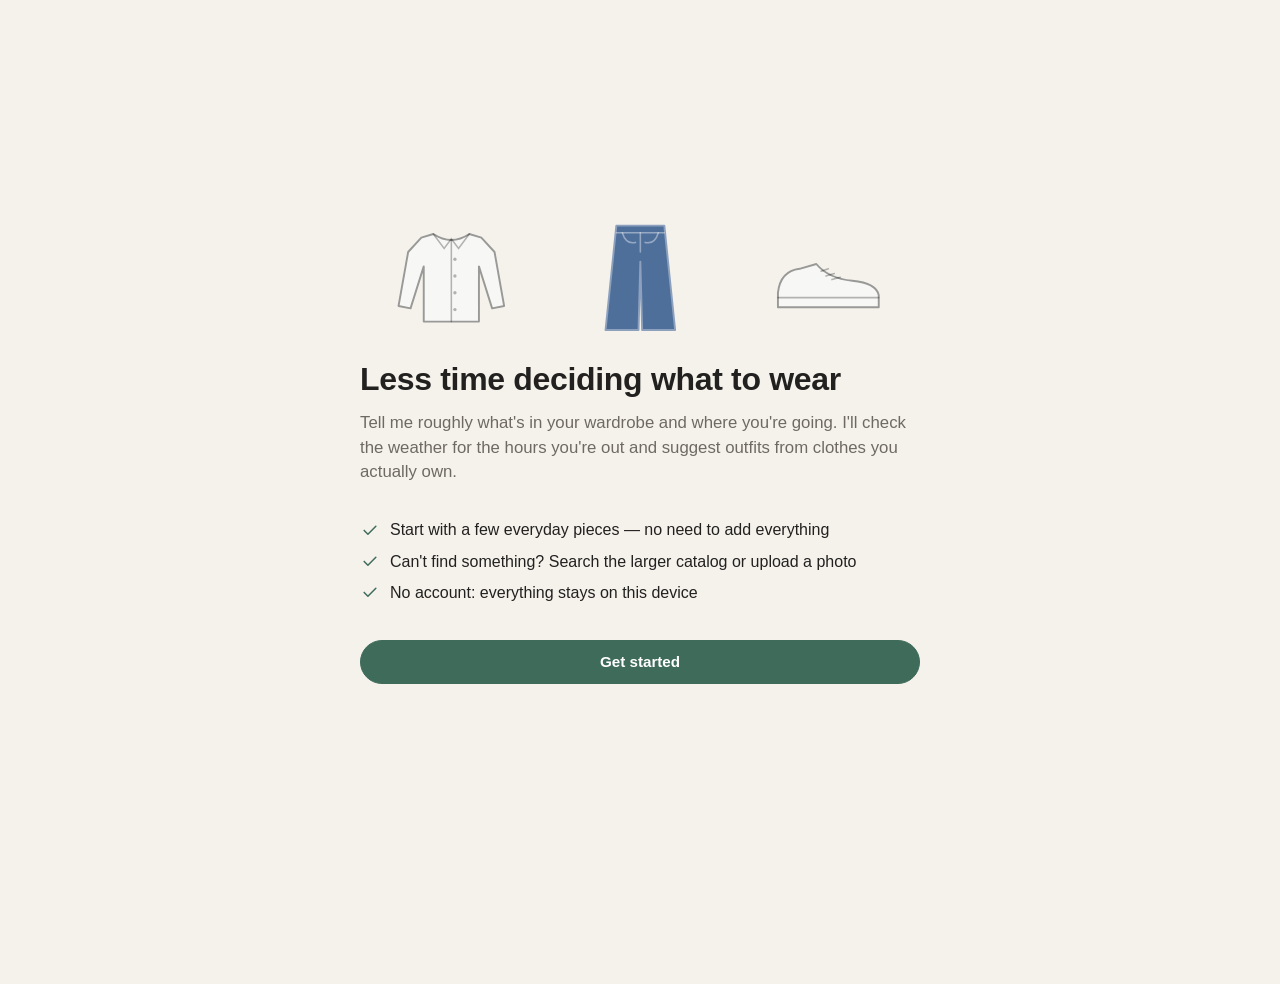
<file: index.html>
<!doctype html>
<html lang="en">
<head>
  <meta charset="utf-8">
  <meta name="viewport" content="width=device-width, initial-scale=1, viewport-fit=cut">
  <meta name="theme-color" content="#F5F2EC" media="(prefers-color-scheme: light)">
  <meta name="theme-color" content="#1A1A1C" media="(prefers-color-scheme: dark)">
  <meta http-equiv="Content-Security-Policy" content="default-src 'self'; img-src 'self' blob: data: https://upload.wikimedia.org https://thumb.wikimedia.org; connect-src https://api.open-meteo.com https://geocoding-api.open-meteo.com https://commons.wikimedia.org; style-src 'self' 'unsafe-inline'; script-src 'self'">
  <title>Wardrobe Assistant</title>
  <link rel="stylesheet" href="styles.css">
</head>
<body>
  <div id="app" aria-live="off"><p class="pad muted">Loading…</p></div>
  <div id="sheet"></div>
  <div id="toast" role="status" aria-live="polite"></div>
  <noscript><p class="pad">This app needs JavaScript.</p></noscript>
  <script type="module" src="js/app.js"></script>
</body>
</html>
</file>
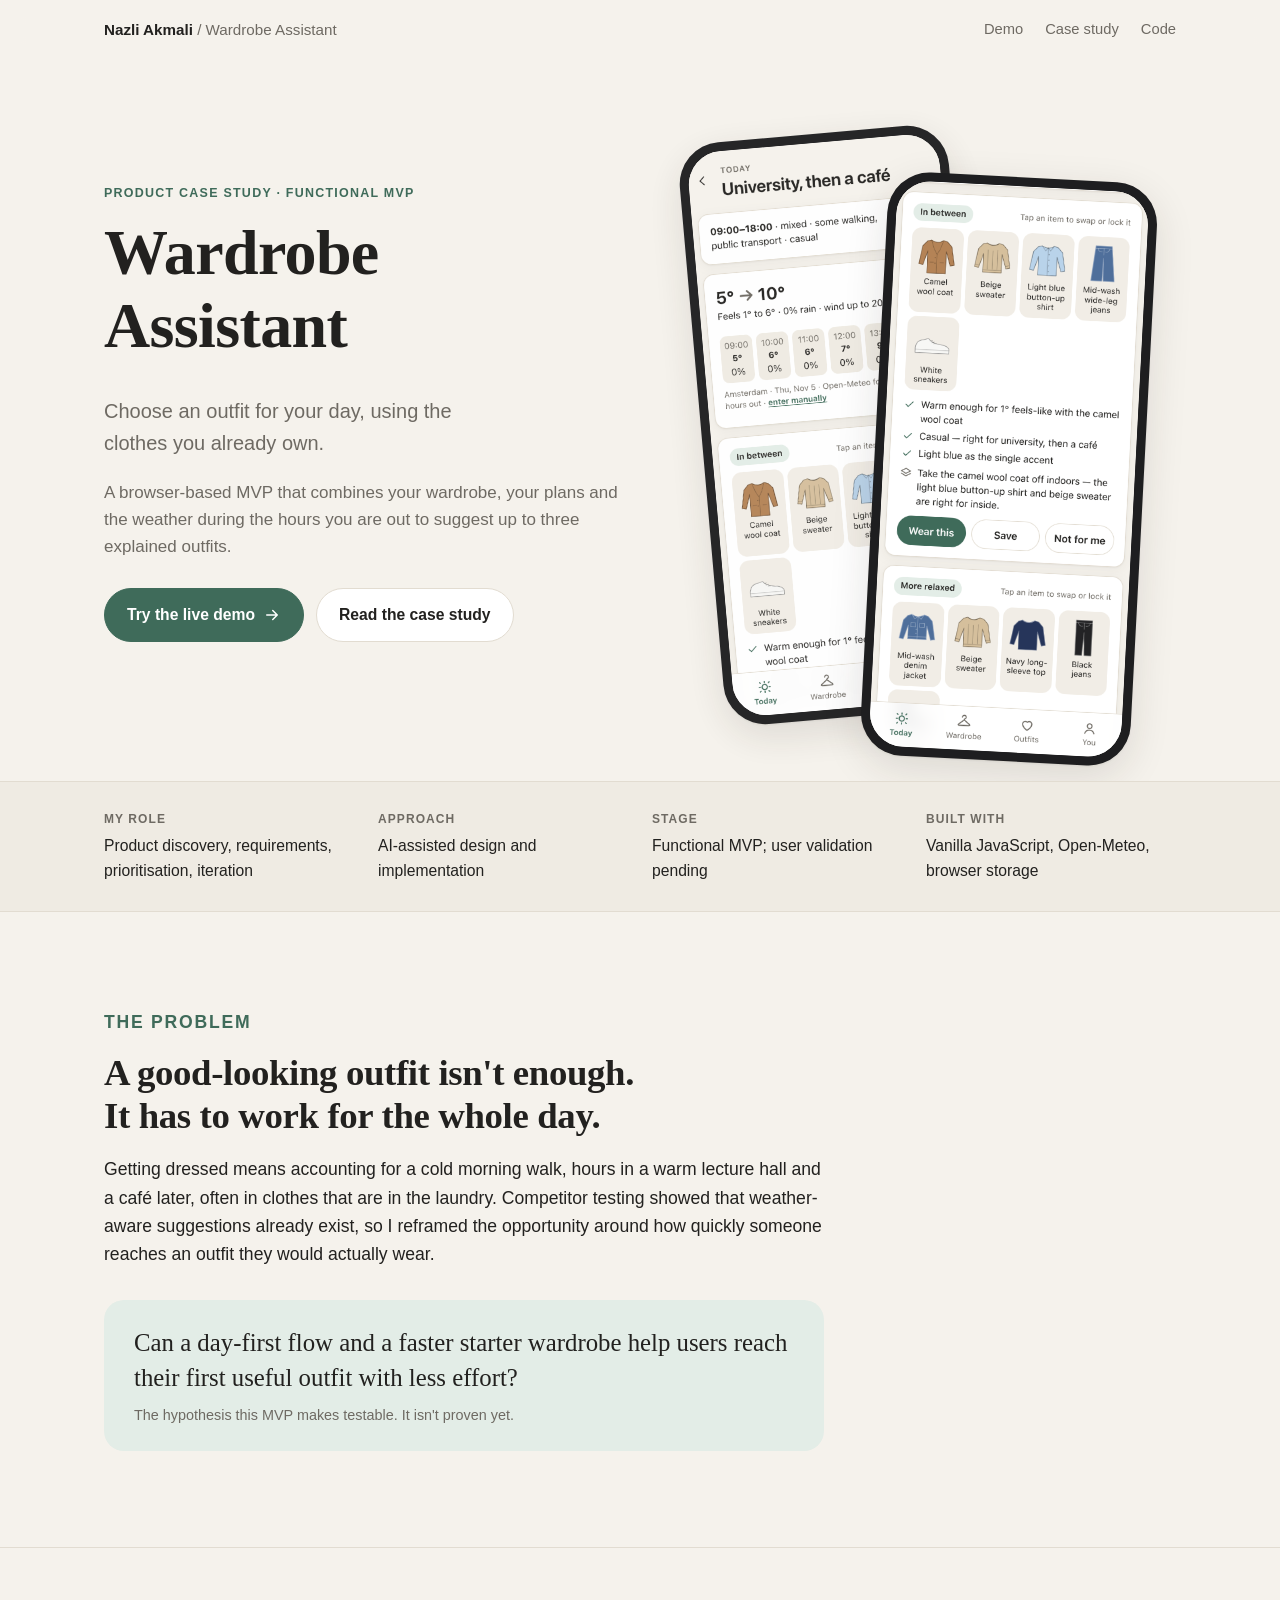
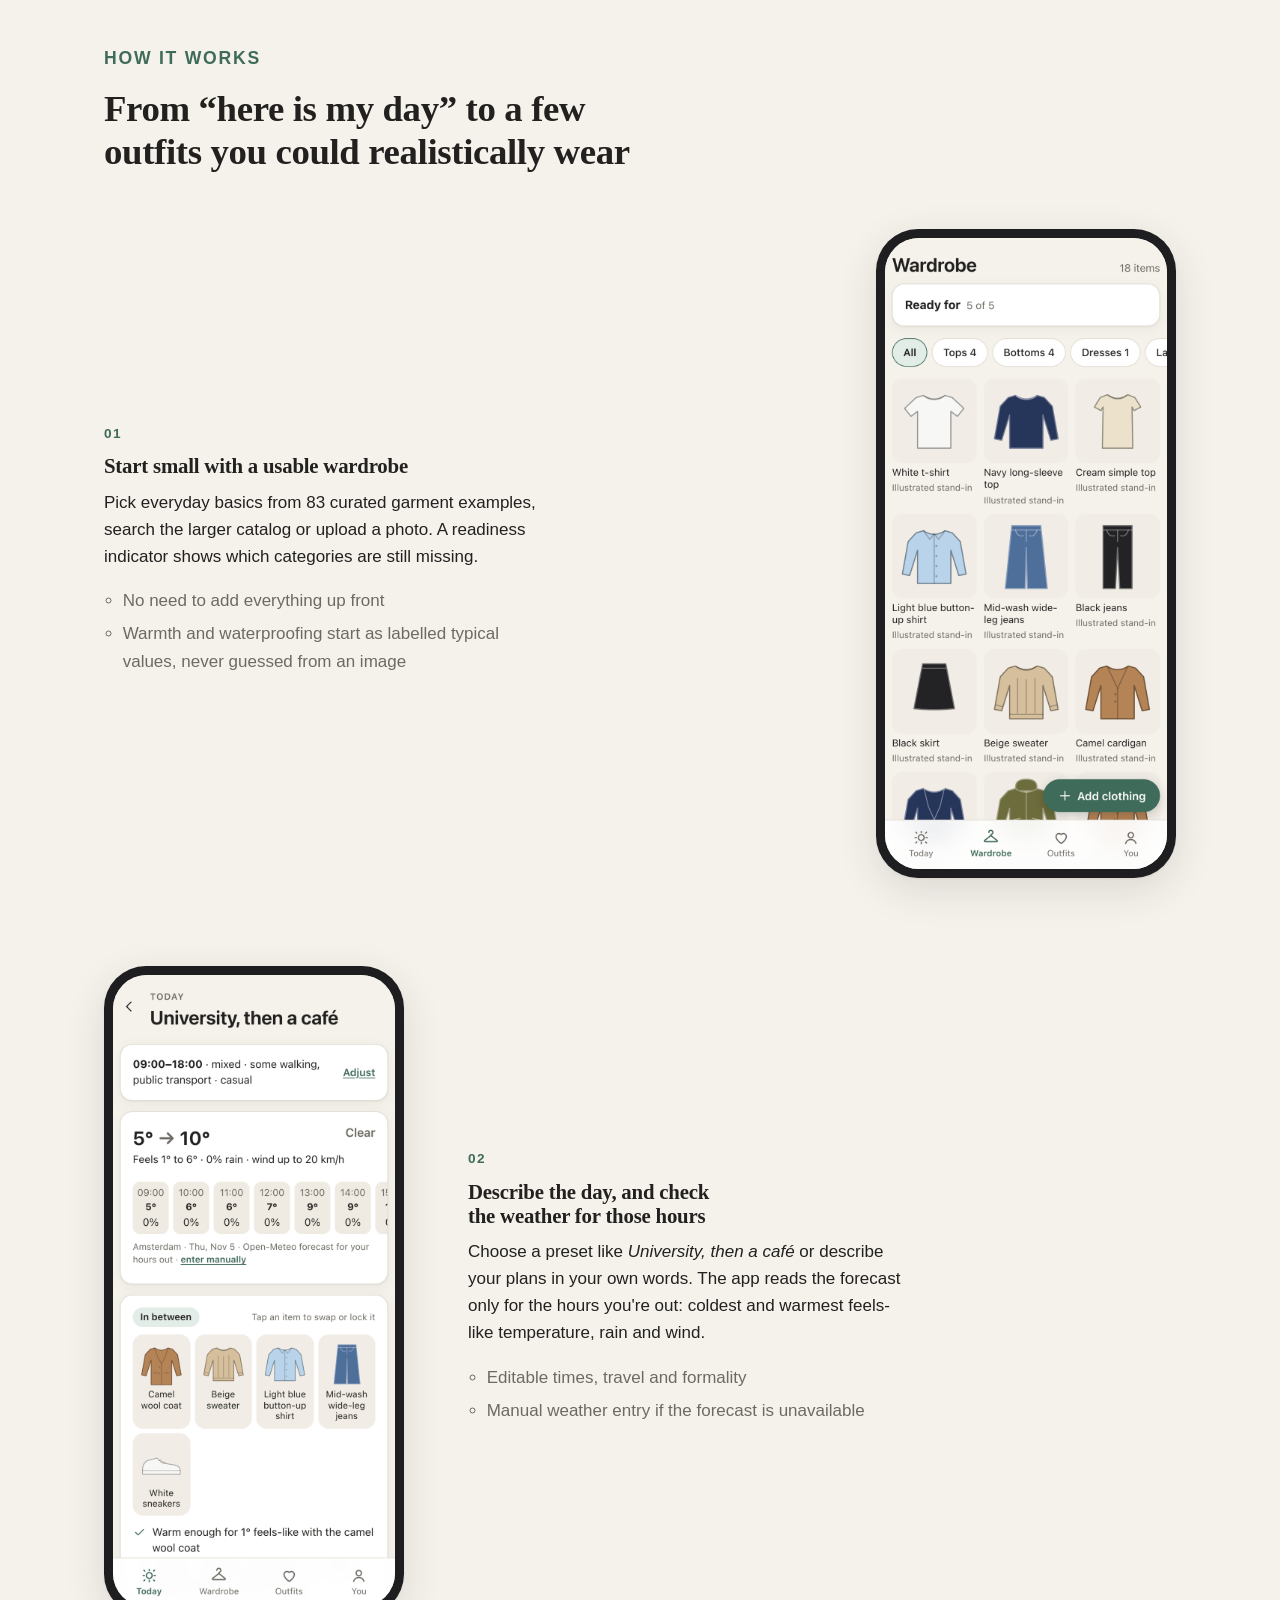
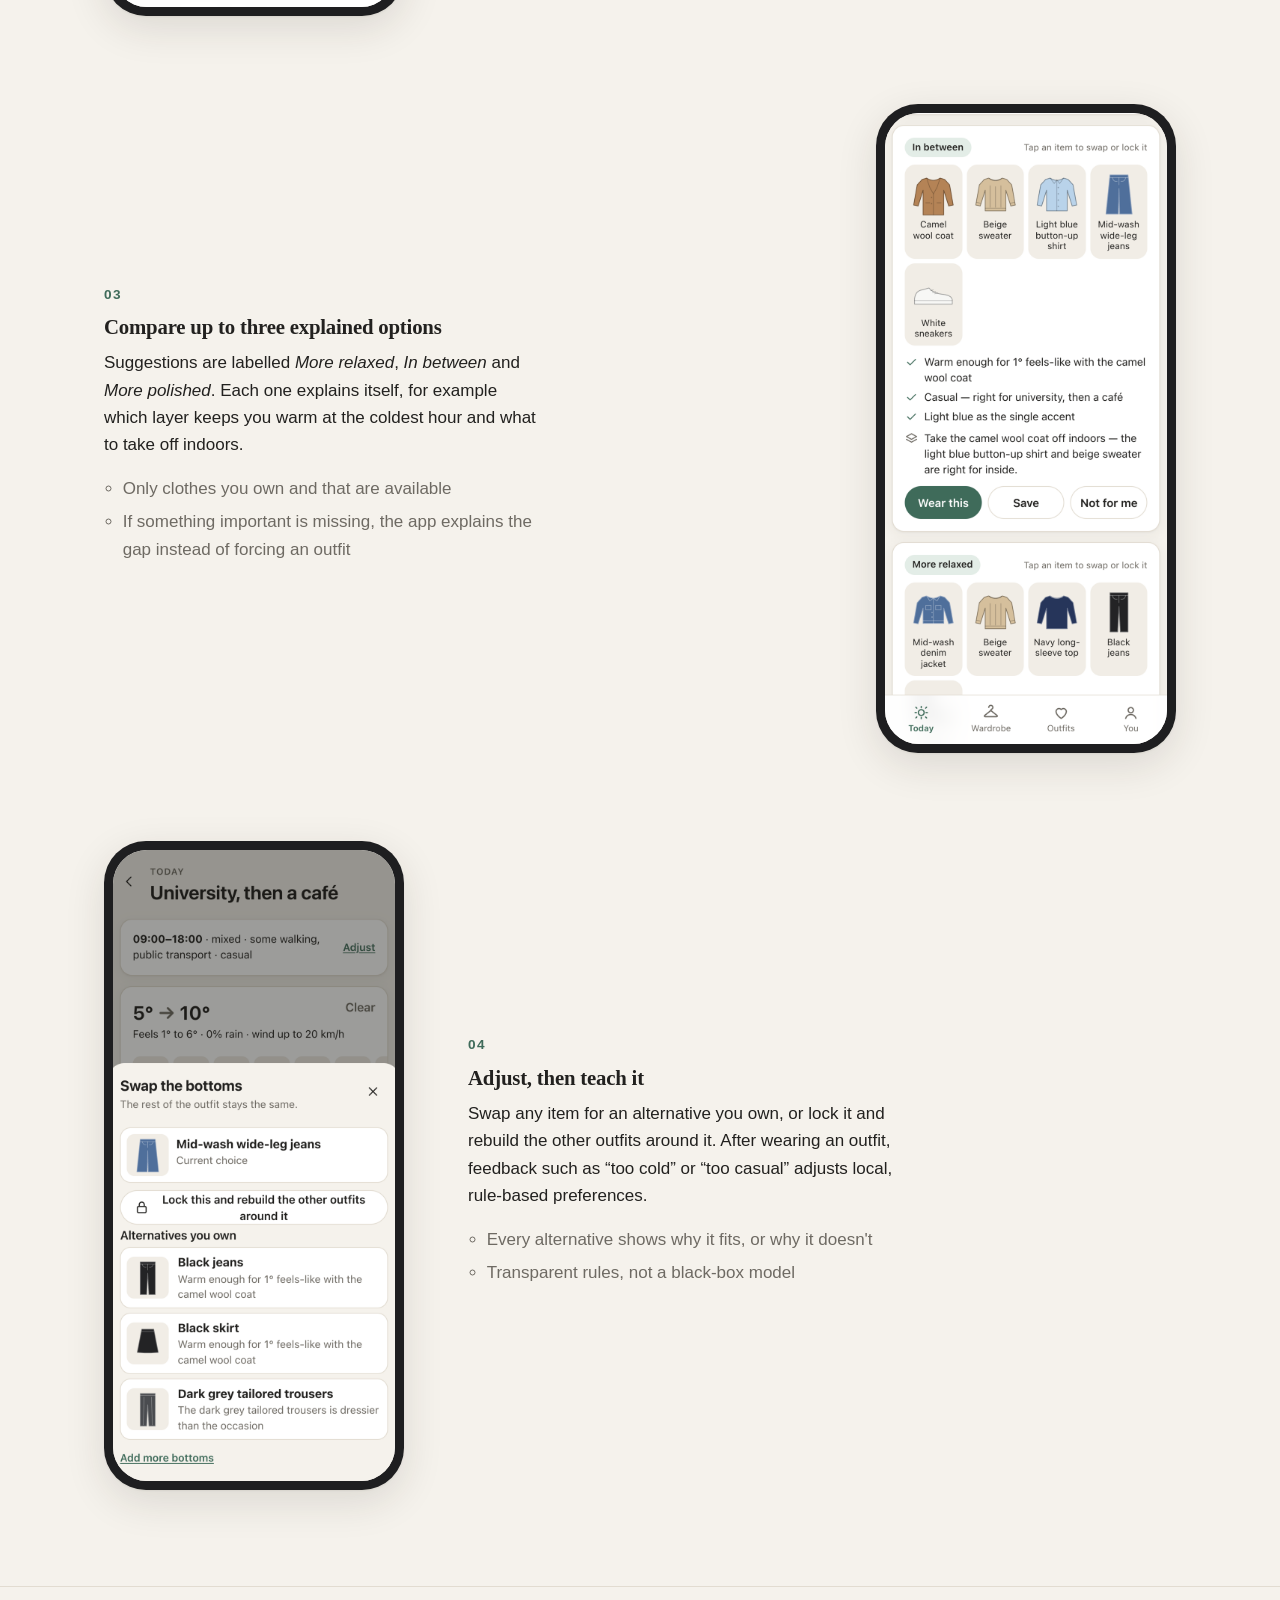
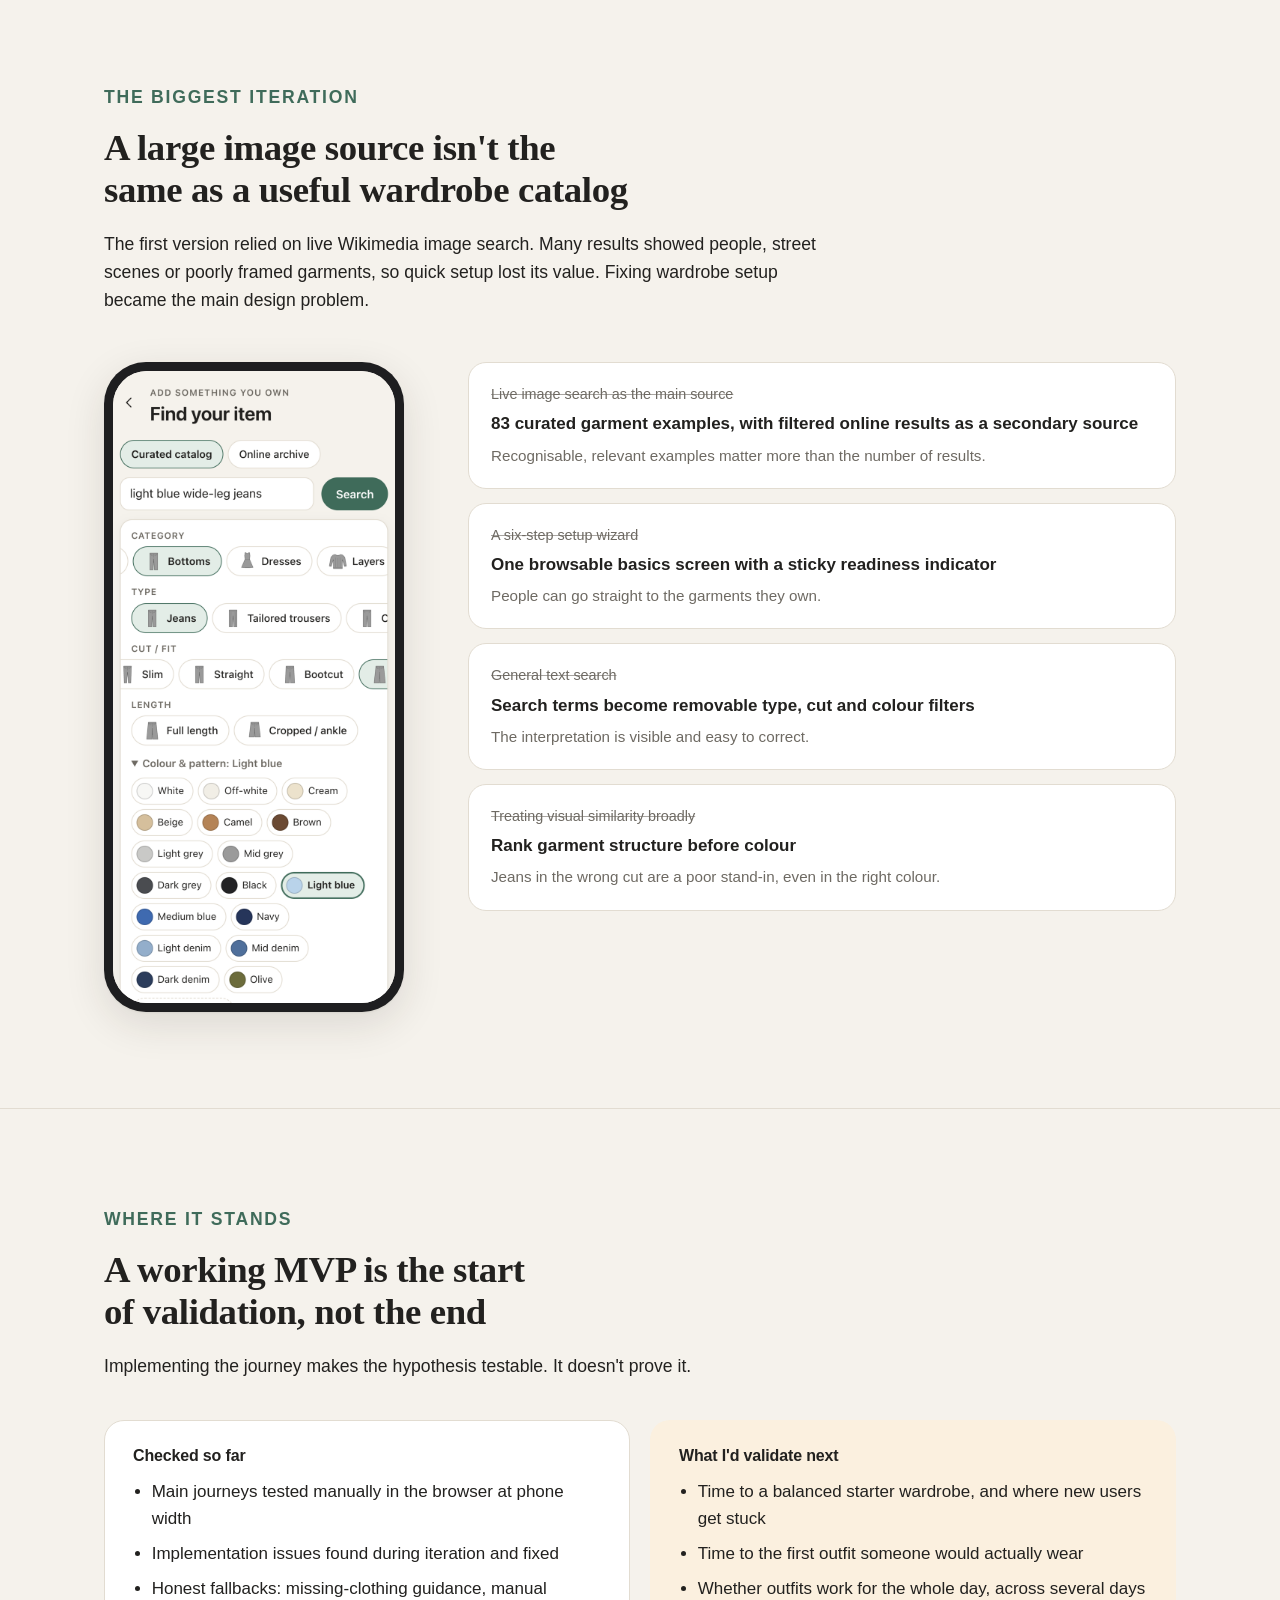
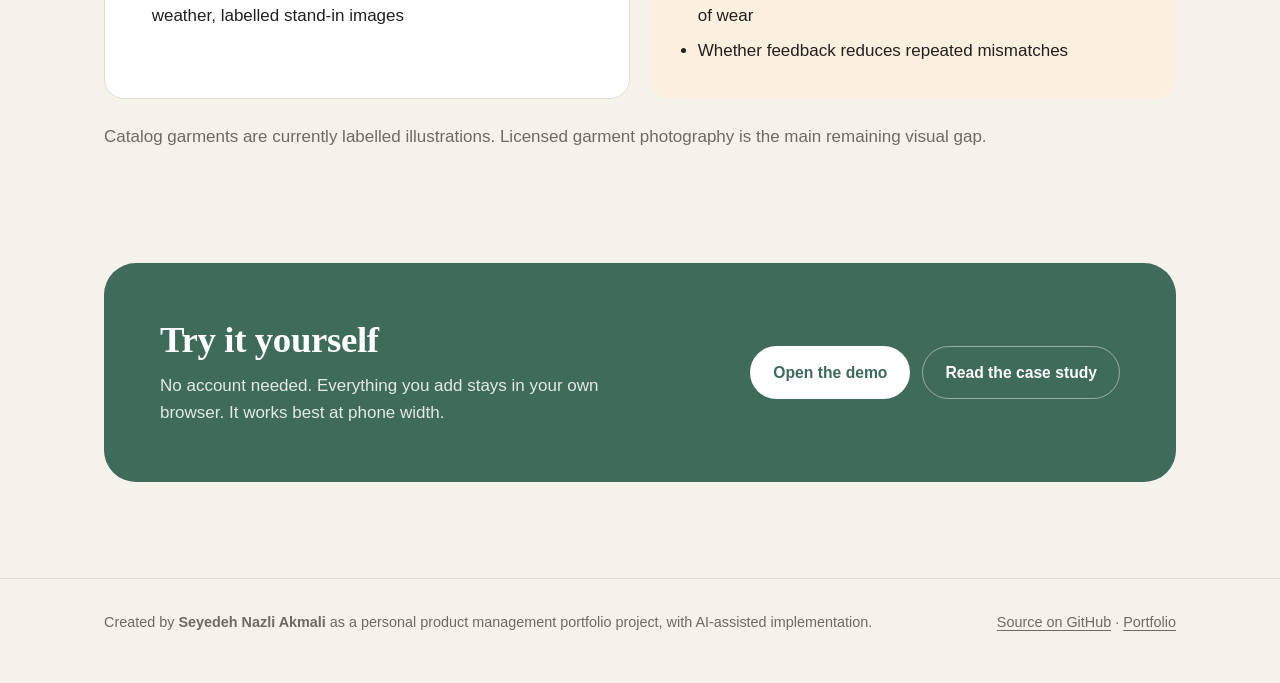
<file: site/static/index.html>
<!doctype html>
<html lang="en">
<head>
  <meta charset="utf-8">
  <meta name="viewport" content="width=device-width, initial-scale=1">
  <title>Wardrobe Assistant — Seyedeh Nazli Akmali</title>
  <meta name="description" content="A day-first wardrobe MVP that suggests explained outfits from the clothes you own, using the weather for the hours you are out. Product case study and live demo.">
  <meta name="theme-color" content="#F5F2EC" media="(prefers-color-scheme: light)">
  <meta name="theme-color" content="#1A1A1C" media="(prefers-color-scheme: dark)">
  <meta property="og:title" content="Wardrobe Assistant">
  <meta property="og:description" content="Choose an outfit for your day, using the clothes you already own. Product case study and live demo.">
  <meta property="og:type" content="website">
  <meta property="og:url" content="https://nazli-akmali.github.io/outfit-recommender/">
  <meta property="og:image" content="https://nazli-akmali.github.io/outfit-recommender/images/explained-outfit.png">
  <link rel="stylesheet" href="site.css">
  <link rel="icon" href="data:image/svg+xml,%3Csvg xmlns='http://www.w3.org/2000/svg' viewBox='0 0 32 32'%3E%3Crect width='32' height='32' rx='8' fill='%233F6B5A'/%3E%3Cpath d='M12.5 9.5a3.5 3.5 0 0 1 7 0c0 1.6-1.3 2.4-2.4 3-.6.3-1.1.8-1.1 1.4v.6M16 14.5l9 7.2c.7.6.3 1.8-.7 1.8H7.7c-1 0-1.4-1.2-.7-1.8z' fill='none' stroke='white' stroke-width='1.8' stroke-linecap='round' stroke-linejoin='round'/%3E%3C/svg%3E">
</head>
<body>
  <header class="topbar">
    <div class="wrap">
      <a class="brand" href="https://nazli-akmali.github.io/">Nazli Akmali <span>/ Wardrobe Assistant</span></a>
      <nav class="topnav" aria-label="Project">
        <a href="app/">Demo</a>
        <a href="case-study/">Case study</a>
        <a class="hide-sm" href="https://github.com/nazli-akmali/outfit-recommender">Code</a>
      </nav>
    </div>
  </header>

  <main>
    <section class="hero">
      <div class="wrap">
        <div>
          <p class="eyebrow">Product case study · Functional MVP</p>
          <h1>Wardrobe Assistant</h1>
          <p class="lead">Choose an outfit for your day, using the clothes you already own.</p>
          <p class="muted">A browser-based MVP that combines your wardrobe, your plans and the weather during the hours you are out to suggest up to three explained outfits.</p>
          <div class="btns">
            <a class="btn primary" href="app/">Try the live demo
              <svg viewBox="0 0 24 24" fill="none" stroke="currentColor" stroke-width="2" stroke-linecap="round" stroke-linejoin="round" aria-hidden="true"><path d="M5 12h14M13 6l6 6-6 6"/></svg></a>
            <a class="btn" href="case-study/">Read the case study</a>
          </div>
        </div>
        <div class="hero-phones" aria-hidden="true">
          <div class="phone back"><img src="images/day-and-weather.png" alt="" width="390" height="844"></div>
          <div class="phone front"><img src="images/explained-outfit.png" alt="" width="390" height="844"></div>
        </div>
      </div>
    </section>

    <div class="facts">
      <div class="wrap">
        <dl>
          <div><dt>My role</dt><dd>Product discovery, requirements, prioritisation, iteration</dd></div>
          <div><dt>Approach</dt><dd>AI-assisted design and implementation</dd></div>
          <div><dt>Stage</dt><dd>Functional MVP; user validation pending</dd></div>
          <div><dt>Built with</dt><dd>Vanilla JavaScript, Open-Meteo, browser storage</dd></div>
        </dl>
      </div>
    </div>

    <section class="block" id="problem">
      <div class="wrap">
        <div class="intro">
          <p class="eyebrow">The problem</p>
          <h2>A good-looking outfit isn't enough. It has to work for the whole day.</h2>
          <p>Getting dressed means accounting for a cold morning walk, hours in a warm lecture hall and a café later, often in clothes that are in the laundry. Competitor testing showed that weather-aware suggestions already exist, so I reframed the opportunity around how quickly someone reaches an outfit they would actually wear.</p>
          <blockquote class="hypothesis">
            Can a day-first flow and a faster starter wardrobe help users reach their first useful outfit with less effort?
            <footer>The hypothesis this MVP makes testable. It isn't proven yet.</footer>
          </blockquote>
        </div>
      </div>
    </section>

    <section class="block" id="how-it-works">
      <div class="wrap">
        <div class="intro">
          <p class="eyebrow">How it works</p>
          <h2>From “here is my day” to a few outfits you could realistically wear</h2>
        </div>
        <ol class="steps">
          <li class="step">
            <div class="step-text">
              <h3>Start small with a usable wardrobe</h3>
              <p>Pick everyday basics from 83 curated garment examples, search the larger catalog or upload a photo. A readiness indicator shows which categories are still missing.</p>
              <ul>
                <li>No need to add everything up front</li>
                <li>Warmth and waterproofing start as labelled typical values, never guessed from an image</li>
              </ul>
            </div>
            <div class="phone"><img src="images/wardrobe.png" alt="Wardrobe screen showing illustrated garments grouped by category, with a 'Ready for 5 of 5' indicator" width="390" height="844" loading="lazy"></div>
          </li>
          <li class="step">
            <div class="step-text">
              <h3>Describe the day, and check the weather for those hours</h3>
              <p>Choose a preset like <em>University, then a café</em> or describe your plans in your own words. The app reads the forecast only for the hours you're out: coldest and warmest feels-like temperature, rain and wind.</p>
              <ul>
                <li>Editable times, travel and formality</li>
                <li>Manual weather entry if the forecast is unavailable</li>
              </ul>
            </div>
            <div class="phone"><img src="images/day-and-weather.png" alt="Day plan for 09:00 to 18:00 with an hourly forecast from 5 to 10 degrees" width="390" height="844" loading="lazy"></div>
          </li>
          <li class="step">
            <div class="step-text">
              <h3>Compare up to three explained options</h3>
              <p>Suggestions are labelled <em>More relaxed</em>, <em>In between</em> and <em>More polished</em>. Each one explains itself, for example which layer keeps you warm at the coldest hour and what to take off indoors.</p>
              <ul>
                <li>Only clothes you own and that are available</li>
                <li>If something important is missing, the app explains the gap instead of forcing an outfit</li>
              </ul>
            </div>
            <div class="phone"><img src="images/explained-outfit.png" alt="An outfit of coat, sweater, shirt, wide-leg jeans and sneakers with reasons such as 'Warm enough for 1° feels-like'" width="390" height="844" loading="lazy"></div>
          </li>
          <li class="step">
            <div class="step-text">
              <h3>Adjust, then teach it</h3>
              <p>Swap any item for an alternative you own, or lock it and rebuild the other outfits around it. After wearing an outfit, feedback such as “too cold” or “too casual” adjusts local, rule-based preferences.</p>
              <ul>
                <li>Every alternative shows why it fits, or why it doesn't</li>
                <li>Transparent rules, not a black-box model</li>
              </ul>
            </div>
            <div class="phone"><img src="images/swap-item.png" alt="Swap sheet listing alternative bottoms with reasons, and an option to lock the current choice" width="390" height="844" loading="lazy"></div>
          </li>
        </ol>
      </div>
    </section>

    <section class="block" id="iteration">
      <div class="wrap">
        <div class="intro">
          <p class="eyebrow">The biggest iteration</p>
          <h2>A large image source isn't the same as a useful wardrobe catalog</h2>
          <p>The first version relied on live Wikimedia image search. Many results showed people, street scenes or poorly framed garments, so quick setup lost its value. Fixing wardrobe setup became the main design problem.</p>
        </div>
        <div class="decision">
          <div class="phone"><img src="images/catalog-search.png" alt="Catalog search where 'light blue wide-leg jeans' has been turned into removable Bottoms, Jeans, Wide-leg and Light blue filters" width="390" height="844" loading="lazy"></div>
          <div class="changes">
            <div class="change">
              <div class="from">Live image search as the main source</div>
              <div class="to">83 curated garment examples, with filtered online results as a secondary source</div>
              <p class="why">Recognisable, relevant examples matter more than the number of results.</p>
            </div>
            <div class="change">
              <div class="from">A six-step setup wizard</div>
              <div class="to">One browsable basics screen with a sticky readiness indicator</div>
              <p class="why">People can go straight to the garments they own.</p>
            </div>
            <div class="change">
              <div class="from">General text search</div>
              <div class="to">Search terms become removable type, cut and colour filters</div>
              <p class="why">The interpretation is visible and easy to correct.</p>
            </div>
            <div class="change">
              <div class="from">Treating visual similarity broadly</div>
              <div class="to">Rank garment structure before colour</div>
              <p class="why">Jeans in the wrong cut are a poor stand-in, even in the right colour.</p>
            </div>
          </div>
        </div>
      </div>
    </section>

    <section class="block" id="status">
      <div class="wrap">
        <div class="intro">
          <p class="eyebrow">Where it stands</p>
          <h2>A working MVP is the start of validation, not the end</h2>
          <p>Implementing the journey makes the hypothesis testable. It doesn't prove it.</p>
        </div>
        <div class="status">
          <div class="card">
            <h3>Checked so far</h3>
            <ul>
              <li>Main journeys tested manually in the browser at phone width</li>
              <li>Implementation issues found during iteration and fixed</li>
              <li>Honest fallbacks: missing-clothing guidance, manual weather, labelled stand-in images</li>
            </ul>
          </div>
          <div class="card open">
            <h3>What I'd validate next</h3>
            <ul>
              <li>Time to a balanced starter wardrobe, and where new users get stuck</li>
              <li>Time to the first outfit someone would actually wear</li>
              <li>Whether outfits work for the whole day, across several days of wear</li>
              <li>Whether feedback reduces repeated mismatches</li>
            </ul>
          </div>
        </div>
        <p class="muted" style="margin-top:24px">Catalog garments are currently labelled illustrations. Licensed garment photography is the main remaining visual gap.</p>
      </div>
    </section>

    <div class="wrap">
      <div class="cta">
        <div>
          <h2>Try it yourself</h2>
          <p>No account needed. Everything you add stays in your own browser. It works best at phone width.</p>
        </div>
        <div class="btns">
          <a class="btn" href="app/">Open the demo</a>
          <a class="btn ghost" href="case-study/">Read the case study</a>
        </div>
      </div>
    </div>
  </main>

  <footer class="footer">
    <div class="wrap">
      <span>Created by <strong>Seyedeh Nazli Akmali</strong> as a personal product management portfolio project, with AI-assisted implementation.</span>
      <span><a href="https://github.com/nazli-akmali/outfit-recommender">Source on GitHub</a> · <a href="https://nazli-akmali.github.io/">Portfolio</a></span>
    </div>
  </footer>

  <script>
    const bar = document.querySelector('.topbar');
    const onScroll = () => bar.classList.toggle('scrolled', scrollY > 8);
    addEventListener('scroll', onScroll, { passive: true }); onScroll();
  </script>
</body>
</html>
</file>
<file: styles.css>
:root {
  --bg: #F5F2EC;
  --surface: #FFFFFF;
  --surface-2: #EFEBE3;
  --text: #22211F;
  --muted: #6E6A63;
  --line: #E2DCD1;
  --accent: #3F6B5A;
  --accent-ink: #FFFFFF;
  --accent-soft: #E3EDE7;
  --warn: #9A5B12;
  --warn-soft: #FBF0DF;
  --danger: #A63A32;
  --tile: #F1EDE6;
  --photo-bg: #F3F1ED; /* garment photos stay on a light neutral in both themes */
  --radius: 16px;
  --shadow: 0 1px 2px rgba(40, 35, 25, .06), 0 4px 16px rgba(40, 35, 25, .05);
  color-scheme: light;
}
@media (prefers-color-scheme: dark) {
  :root:not([data-theme="light"]) {
    --bg: #1A1A1C; --surface: #242427; --surface-2: #2C2C30; --text: #EDEBE7; --muted: #A29E97;
    --line: #38373B; --accent: #8DC0A8; --accent-ink: #11201A; --accent-soft: #263A31;
    --warn: #E5B06A; --warn-soft: #3A2E1E; --danger: #EC8A80; --tile: #2E2E32;
    --shadow: 0 1px 2px rgba(0, 0, 0, .3); color-scheme: dark;
  }
}
:root[data-theme="dark"] {
  --bg: #1A1A1C; --surface: #242427; --surface-2: #2C2C30; --text: #EDEBE7; --muted: #A29E97;
  --line: #38373B; --accent: #8DC0A8; --accent-ink: #11201A; --accent-soft: #263A31;
  --warn: #E5B06A; --warn-soft: #3A2E1E; --danger: #EC8A80; --tile: #2E2E32; color-scheme: dark;
}

* { box-sizing: border-box; }
html { -webkit-text-size-adjust: 100%; }
body {
  margin: 0; background: var(--bg); color: var(--text);
  font: 16px/1.45 -apple-system, BlinkMacSystemFont, "Segoe UI", Inter, Roboto, sans-serif;
  -webkit-font-smoothing: antialiased;
}
body.sheet-open { overflow: hidden; }
h1, h2, h3, h4 { margin: 0 0 .4em; line-height: 1.2; letter-spacing: -.01em; }
h1 { font-size: 1.6rem; font-weight: 650; }
h1.big { font-size: 2rem; margin-bottom: .7em; }
h2 { font-size: 1.15rem; margin-top: 1.4em; }
h3 { font-size: 1rem; font-weight: 600; margin-top: .3em; }
h4 { font-size: .85rem; font-weight: 600; color: var(--muted); margin: 1.1em 0 .45em; text-transform: none; }
p { margin: 0 0 .6em; }
a { color: var(--accent); }
.muted { color: var(--muted); }
.small { font-size: .875rem; }
.tiny { font-size: .75rem; }
.eyebrow { font-size: .75rem; text-transform: uppercase; letter-spacing: .08em; color: var(--muted); margin-bottom: .3em; font-weight: 600; }
.lead { font-size: 1.05rem; color: var(--muted); }
.error { color: var(--danger); }
.warn-text { color: var(--warn); }
.sr-only { position: absolute !important; width: 1px; height: 1px; padding: 0; margin: -1px; overflow: hidden; clip: rect(0 0 0 0); white-space: nowrap; border: 0; }
.est { font-size: .72rem; font-weight: 500; color: var(--warn); background: var(--warn-soft); border-radius: 6px; padding: 1px 6px; margin-left: 4px; }

#app { max-width: 600px; margin: 0 auto; min-height: 100vh; }
.screen { padding-bottom: calc(84px + env(safe-area-inset-bottom)); }
.screen.sub { padding-bottom: 32px; }
.pad { padding: 20px 16px; }

.row { display: flex; }
.row.gap { gap: 10px; }
.row.wrap { flex-wrap: wrap; }
.row.center { align-items: center; }
.row.between { justify-content: space-between; }
.grow { flex: 1; min-width: 0; }
.stack { display: flex; flex-direction: column; gap: 8px; align-items: flex-start; }

.icon { width: 20px; height: 20px; flex: none; }
.card {
  background: var(--surface); border-radius: var(--radius); padding: 16px; margin: 0 0 14px;
  box-shadow: var(--shadow); border: 1px solid var(--line);
}

/* Buttons & inputs */
button { font: inherit; color: inherit; }
.btn {
  display: inline-flex; align-items: center; justify-content: center; gap: 6px;
  min-height: 44px; padding: 0 18px; border-radius: 999px; border: 1px solid var(--line);
  background: var(--surface); font-weight: 600; font-size: .95rem; cursor: pointer; text-decoration: none; color: var(--text);
  transition: background .15s, border-color .15s, transform .1s;
}
.btn:active { transform: scale(.98); }
.btn.primary { background: var(--accent); border-color: var(--accent); color: var(--accent-ink); }
.btn.ghost { background: transparent; }
.btn.danger { color: var(--danger); }
.btn.sm { min-height: 36px; padding: 0 14px; font-size: .875rem; }
.btn.block { width: 100%; }
.btn[disabled] { opacity: .45; cursor: not-allowed; }
.link { background: none; border: 0; padding: 0; color: var(--accent); font-weight: 600; cursor: pointer; text-decoration: underline; text-underline-offset: 2px; }
label.link { display: inline-block; }
.icon-btn { width: 40px; height: 40px; border-radius: 999px; display: inline-grid; place-items: center; border: 0; background: transparent; cursor: pointer; flex: none; color: var(--text); }
.icon-btn:hover { background: var(--surface-2); }
.icon-btn.sm { width: 32px; height: 32px; }
.icon-btn.sm .icon { width: 16px; height: 16px; }
:focus-visible { outline: 3px solid color-mix(in srgb, var(--accent) 55%, transparent); outline-offset: 2px; }

input[type=text], input[type=search], input[type=number], input[type=time], select, textarea {
  font: inherit; color: var(--text); background: var(--surface); border: 1px solid var(--line);
  border-radius: 12px; min-height: 44px; padding: 8px 12px; width: 100%;
}
textarea { resize: vertical; }
label { font-size: .85rem; color: var(--muted); font-weight: 500; }
label > input, label > select, label > textarea { margin-top: 4px; }
.block-label { display: block; margin: 14px 0 0; }
.check { display: inline-flex; align-items: center; gap: 8px; color: var(--text); font-size: .95rem; }
.check input { width: 20px; height: 20px; }

.seg { display: flex; flex-wrap: wrap; gap: 6px; }
.seg button, .chip {
  min-height: 38px; padding: 6px 14px; border-radius: 999px; border: 1px solid var(--line); background: var(--surface);
  cursor: pointer; font-size: .875rem; font-weight: 500;
}
.seg button.on, .chip.on { background: var(--accent-soft); border-color: var(--accent); color: var(--text); font-weight: 600; }
.chips { display: flex; flex-wrap: wrap; gap: 6px; }
.chips.scroll-x { flex-wrap: nowrap; overflow-x: auto; margin: 0 -16px 14px; padding: 2px 16px; scrollbar-width: none; }
.chips.scroll-x .chip { flex: none; }

.swatches { display: grid; grid-template-columns: repeat(auto-fill, minmax(40px, 1fr)); gap: 8px; }
.swatch { width: 40px; height: 40px; border-radius: 999px; border: 2px solid transparent; padding: 3px; background: none; cursor: pointer; }
.swatch span { display: block; width: 100%; height: 100%; border-radius: 999px; background: var(--c); box-shadow: inset 0 0 0 1px rgba(0,0,0,.15); }
.swatch.on { border-color: var(--accent); }

/* Illustrations & item images */
.illo, .item-img { display: block; width: 100%; height: 100%; object-fit: contain; }
/* Catalogue photos: 4:5 product shots, garment centred, never cropped. */
img.garment { display: block; height: 100%; width: auto; max-width: 100%; aspect-ratio: 4 / 5; object-fit: contain; background: var(--photo-bg); border-radius: 10px; transition: opacity .2s; }
img.garment.xs, img.garment.sm { padding: 0; }
/* Uploads and online photos: one neutral frame, contained by default, with
   optional zoom/position from the framing controls. */
.frame { display: block; position: relative; width: 100%; height: 100%; overflow: hidden; background: var(--photo-bg); border-radius: 10px; }
.frame > img { display: block; width: 100%; height: 100%; object-fit: contain; object-position: var(--x) var(--y); transform: scale(var(--z)); transform-origin: var(--x) var(--y); }
.frame.xs, .frame.sm { padding: 0; }
.img-wrap > .frame { position: absolute; inset: 0; border-radius: 0; }
.frame-controls { display: grid; grid-template-columns: 1fr 1fr 1fr; gap: 8px 12px; align-items: end; margin: 8px 0 4px; }
.frame-controls label { display: flex; flex-direction: column; font-size: .75rem; }
.frame-controls input[type=range] { width: 100%; accent-color: var(--accent); }
.frame-controls .link { grid-column: 1 / -1; justify-self: start; }

/* Named colour chips */
.color-chips { display: flex; flex-wrap: wrap; gap: 6px; }
.color-chip { display: inline-flex; align-items: center; gap: 6px; min-height: 36px; padding: 4px 12px 4px 6px; border-radius: 999px; border: 1px solid var(--line); background: var(--surface); cursor: pointer; font-size: .82rem; }
.color-chip .dot { width: 22px; height: 22px; border-radius: 999px; background: var(--c); box-shadow: inset 0 0 0 1px rgba(0,0,0,.18); flex: none; }
.color-chip.on { border-color: var(--accent); background: var(--accent-soft); font-weight: 600; box-shadow: inset 0 0 0 1px var(--accent); }
.color-chip.more { padding-left: 12px; color: var(--accent); font-weight: 600; border-style: dashed; }
img.garment.pending { opacity: 0; }
img.item-img { object-fit: cover; border-radius: 10px; overflow: hidden; font-size: 0; }
.illo.xs, .item-img.xs { width: 36px; height: 36px; }
.illo.sm, .item-img.sm { width: 56px; height: 56px; }
.xs, .sm { flex: none; background: var(--tile); border-radius: 10px; padding: 3px; }
img.xs, img.sm { padding: 0; }

/* Tab bar */
.tabbar {
  position: fixed; bottom: 0; left: 0; right: 0; z-index: 20; display: flex; justify-content: center;
  background: color-mix(in srgb, var(--surface) 92%, transparent); backdrop-filter: blur(12px);
  border-top: 1px solid var(--line); padding: 6px 8px calc(6px + env(safe-area-inset-bottom));
}
.tabbar button {
  flex: 1; max-width: 140px; display: flex; flex-direction: column; align-items: center; gap: 2px; border: 0; background: none;
  font-size: .72rem; color: var(--muted); padding: 6px 0; cursor: pointer; border-radius: 12px; min-height: 48px;
}
.tabbar button.on { color: var(--accent); font-weight: 600; }
.tabbar .icon { width: 22px; height: 22px; }

/* Welcome / onboarding */
.welcome { padding: 32px 20px; display: flex; flex-direction: column; min-height: 100vh; justify-content: center; }
.welcome-art { display: flex; gap: 6px; height: 120px; margin-bottom: 24px; }
.welcome-art svg { width: 33%; height: 100%; }
.welcome h1 { font-size: 2rem; }
.ticks { list-style: none; padding: 0; margin: 16px 0 28px; }
.ticks li { display: flex; gap: 10px; align-items: center; margin: 8px 0; }
.ticks .icon { color: var(--accent); }
.progress { display: flex; gap: 4px; margin: 4px 0 14px; }
.progress span { flex: 1; height: 4px; border-radius: 4px; background: var(--line); }
.progress span.on { background: var(--accent); }
.subhead { display: flex; gap: 8px; align-items: flex-start; margin-bottom: 10px; }
.subhead .icon-btn { margin-left: -8px; margin-top: 2px; }

.type-grid { display: grid; grid-template-columns: repeat(3, 1fr); gap: 10px; margin: 14px 0; }
@media (min-width: 480px) { .type-grid { grid-template-columns: repeat(4, 1fr); } }
.type-tile {
  position: relative; display: flex; flex-direction: column; align-items: center; gap: 6px; padding: 12px 6px 10px;
  background: var(--surface); border: 1px solid var(--line); border-radius: var(--radius); cursor: pointer; font-size: .8rem; text-align: center; line-height: 1.2;
}
.type-tile .tile-img { display: grid; place-items: center; width: 100%; height: 80px; }
.type-tile .tile-img > * { height: 100%; width: auto; max-width: 100%; }
.type-tile.other { justify-content: center; color: var(--accent); font-weight: 600; border-style: dashed; background: transparent; }
.type-tile.other .icon { width: 26px; height: 26px; }
.type-tile:hover { border-color: var(--accent); }
.badge { position: absolute; top: 6px; right: 6px; background: var(--accent); color: var(--accent-ink); font-size: .72rem; min-width: 22px; height: 22px; border-radius: 999px; display: grid; place-items: center; }
.added h3 { font-size: .9rem; }
.mini-list { list-style: none; padding: 0; margin: 0; display: flex; flex-direction: column; gap: 6px; }
.mini-list li { display: flex; align-items: center; gap: 10px; background: var(--surface); border: 1px solid var(--line); border-radius: 12px; padding: 6px 6px 6px 8px; font-size: .9rem; }
.mini-list li > span:not(.grow) { flex: 1; }
.sticky-actions {
  position: sticky; bottom: 0; display: flex; gap: 10px; padding: 14px 0 calc(14px + env(safe-area-inset-bottom));
  background: linear-gradient(transparent, var(--bg) 30%); margin-top: 12px;
}
.readiness-bar { flex-direction: column; gap: 8px; padding-top: 22px; }
.ready-status { margin: 0; text-align: center; }
.ready-status.ok { color: var(--accent); font-weight: 600; display: flex; gap: 6px; justify-content: center; align-items: center; }
.ready-status .icon { width: 18px; height: 18px; }

/* Starter basics */
.intro { font-size: 1.02rem; margin-bottom: 12px; }
.cant-find { display: flex; flex-direction: column; gap: 8px; background: var(--accent-soft); border-radius: var(--radius); padding: 12px 14px; margin-bottom: 14px; }
.cant-find .btn { background: var(--surface); }
.cant-find .icon { width: 18px; height: 18px; color: var(--accent); }
.coll-bar { display: flex; align-items: center; gap: 10px; flex-wrap: wrap; margin-bottom: 8px; }
.coll-bar .seg button { min-height: 34px; padding: 4px 12px; }
.approx { margin: 4px 0 6px; }
.cat { scroll-margin-top: 12px; }
.cat h2 { margin-top: 1.2em; }
.cat h4 { margin-top: 0; }
.cat .type-grid { margin: 10px 0; }
.cut-grid { display: grid; grid-template-columns: repeat(auto-fill, minmax(84px, 1fr)); gap: 8px; }
.cut-tile { display: flex; flex-direction: column; align-items: center; gap: 4px; padding: 6px; border-radius: 14px; border: 2px solid var(--line); background: var(--surface); cursor: pointer; font-size: .8rem; font-weight: 500; }
.cut-tile > :first-child { height: 76px; width: auto; max-width: 100%; }
.cut-tile.on { border-color: var(--accent); background: var(--accent-soft); font-weight: 600; }
.not-quite { margin-top: 18px; }
.center-text { text-align: center; }

/* Onboarding: collection & next steps */
.coll-list { display: flex; flex-direction: column; gap: 10px; margin: 16px 0 10px; }
.preset.on { border-color: var(--accent); background: var(--accent-soft); }
.next-steps > .btn.primary { margin: 6px 0 14px; }
.next-opts { margin-bottom: 14px; }
.optional summary { cursor: pointer; font-size: .92rem; margin-bottom: 4px; }
.optional .seg { margin: 10px 0 8px; }
.finish-later { display: block; margin: 4px auto 0; }

/* Sheet */
#sheet .backdrop { position: fixed; inset: 0; background: rgba(20, 18, 15, .42); z-index: 40; animation: fade .2s; }
.sheet {
  position: fixed; left: 0; right: 0; bottom: 0; z-index: 41; max-width: 600px; margin: 0 auto; max-height: 92vh;
  background: var(--bg); border-radius: 22px 22px 0 0; display: flex; flex-direction: column; animation: up .22s ease-out;
}
@media (min-width: 700px) { .sheet { bottom: 4vh; border-radius: 22px; max-height: 88vh; } }
.sheet-head { display: flex; justify-content: space-between; gap: 10px; padding: 18px 16px 8px; }
.sheet-head h2 { margin: 0 0 4px; font-size: 1.2rem; }
.sheet-head h2:focus { outline: none; }
.sheet-body { overflow-y: auto; padding: 4px 16px 20px; flex: 1; overscroll-behavior: contain; }
.sheet-foot { padding: 12px 16px calc(12px + env(safe-area-inset-bottom)); border-top: 1px solid var(--line); background: var(--bg); }
@keyframes up { from { transform: translateY(30px); opacity: 0; } }
@keyframes fade { from { opacity: 0; } }
.quick-preview { display: flex; gap: 8px; height: 96px; justify-content: center; background: var(--tile); border-radius: var(--radius); padding: 10px; margin-bottom: 6px; }
.quick-preview > * { width: auto; height: 100%; }

/* Toast */
#toast {
  position: fixed; left: 50%; bottom: calc(92px + env(safe-area-inset-bottom)); transform: translate(-50%, 20px); opacity: 0;
  background: var(--text); color: var(--bg); padding: 10px 16px; border-radius: 12px; font-size: .9rem; z-index: 60;
  pointer-events: none; transition: .25s; max-width: calc(100% - 32px); width: max-content; box-shadow: var(--shadow);
}
#toast.show { opacity: 1; transform: translate(-50%, 0); }

/* Today */
.preset-list { display: flex; flex-direction: column; gap: 10px; margin-bottom: 14px; }
.preset {
  text-align: left; display: flex; flex-direction: column; gap: 2px; padding: 16px; background: var(--surface);
  border: 1px solid var(--line); border-radius: var(--radius); cursor: pointer; box-shadow: var(--shadow);
}
.preset:hover { border-color: var(--accent); }
.preset-title { font-weight: 600; font-size: 1.02rem; }
.describe label { color: var(--text); font-size: 1rem; }
.prompt { border-color: var(--accent); }
.prompt .row + .row { margin-top: 10px; }
.stack-imgs { display: flex; gap: 4px; flex-wrap: wrap; }
.stack-imgs.lg { margin-bottom: 12px; }
.plan-summary { width: 100%; text-align: left; display: flex; justify-content: space-between; align-items: center; gap: 10px; cursor: pointer; font-size: .9rem; }
.plan-edit .times { margin: 12px 0 0; }
.plan-edit .times label { flex: 1; }
.weather .temp-range { font-size: 1.6rem; font-weight: 650; margin: 0; }
.weather .cond { font-weight: 600; color: var(--muted); text-align: right; }
.hours { display: flex; gap: 6px; overflow-x: auto; margin: 12px -16px 8px; padding: 0 16px; scrollbar-width: thin; }
.hour { flex: none; display: flex; flex-direction: column; align-items: center; min-width: 48px; padding: 6px 4px; border-radius: 10px; background: var(--surface-2); font-size: .8rem; }
.hour.wet { background: color-mix(in srgb, #5B8FC9 22%, var(--surface-2)); }
.skeleton { height: 18px; border-radius: 8px; background: linear-gradient(90deg, var(--surface-2), var(--line), var(--surface-2)); background-size: 200% 100%; animation: shimmer 1.2s infinite; margin: 8px 0; }
.skeleton.w60 { width: 60%; height: 28px; } .skeleton.w40 { width: 40%; }
@keyframes shimmer { to { background-position: -200% 0; } }
.error-card { border-color: color-mix(in srgb, var(--danger) 40%, var(--line)); }
.error-card h3 { display: flex; gap: 6px; align-items: center; }
.manual-weather .row { margin-bottom: 10px; }
.manual-weather label { flex: 1; }
.success { display: flex; gap: 10px; align-items: center; border-color: var(--accent); }
.success > .icon { color: var(--accent); }
.locks { display: flex; gap: 8px; align-items: center; font-size: .875rem; background: var(--accent-soft); border-radius: 12px; padding: 10px 12px; margin-bottom: 14px; }
.locks span { flex: 1; }

.outfit header { margin-bottom: 10px; gap: 8px; }
.tag { background: var(--accent-soft); color: var(--text); font-weight: 600; font-size: .8rem; padding: 4px 10px; border-radius: 999px; }
.outfit-items { display: grid; grid-template-columns: repeat(auto-fill, minmax(68px, 1fr)); gap: 6px; margin-bottom: 12px; }
.outfit-item {
  position: relative; display: flex; flex-direction: column; align-items: center; gap: 4px; padding: 8px 6px; border-radius: 14px;
  background: var(--tile); border: 1px solid transparent; cursor: pointer; text-align: center;
}
.outfit-item:hover { border-color: var(--accent); }
.outfit-item .illo, .outfit-item .item-img { height: 60px; }
.outfit-item .name { font-size: .75rem; line-height: 1.2; }
.outfit-item.add { justify-content: center; border: 1px dashed var(--line); background: transparent; color: var(--muted); min-height: 96px; }
.lock-badge { position: absolute; top: 6px; right: 6px; background: var(--accent); color: var(--accent-ink); border-radius: 999px; width: 24px; height: 24px; display: grid; place-items: center; }
.lock-badge .icon { width: 14px; height: 14px; }
.why, .advice, .issues { list-style: none; padding: 0; margin: 0 0 8px; font-size: .9rem; }
.why li, .advice li, .issues li { display: flex; gap: 8px; align-items: flex-start; margin: 5px 0; }
.why .icon { color: var(--accent); width: 18px; height: 18px; margin-top: 1px; }
.advice .icon { color: var(--muted); width: 18px; height: 18px; margin-top: 1px; }
.issues li { color: var(--warn); }
.issues .icon { width: 18px; height: 18px; margin-top: 1px; }
.ask { background: var(--warn-soft); border-radius: 12px; padding: 10px 12px; margin: 8px 0; }
.outfit-actions { display: flex; gap: 8px; margin-top: 12px; flex-wrap: wrap; }
.outfit-actions .btn { flex: 1; padding: 0 10px; }
.problem ul { padding-left: 20px; }
.ideas { background: transparent; border-style: dashed; box-shadow: none; }
.idea { display: flex; gap: 12px; align-items: flex-start; padding: 8px 0; }
.idea + .idea { border-top: 1px solid var(--line); }
.idea svg { width: 52px; height: 52px; flex: none; opacity: .55; }

.current { background: var(--surface); border-radius: 14px; padding: 8px; margin-bottom: 10px; border: 1px solid var(--line); }
.alt-list { list-style: none; padding: 0; margin: 0 0 12px; display: flex; flex-direction: column; gap: 6px; }
.alt { width: 100%; display: flex; gap: 12px; align-items: center; text-align: left; padding: 8px; border-radius: 14px; border: 1px solid var(--line); background: var(--surface); cursor: pointer; }
.alt:hover { border-color: var(--accent); }
.alt .grow { display: flex; flex-direction: column; }
.alt.weak { opacity: .7; }
.none-tile { width: 56px; height: 56px; border-radius: 10px; background: var(--tile); display: grid; place-items: center; font-size: .75rem; color: var(--muted); flex: none; }
.reason-list { display: flex; flex-direction: column; gap: 8px; }
.reason { text-align: left; padding: 12px 14px; border-radius: 14px; border: 1px solid var(--line); background: var(--surface); cursor: pointer; min-height: 48px; }
.reason.on { border-color: var(--accent); background: var(--accent-soft); font-weight: 600; }
.pick-items { display: grid; grid-template-columns: repeat(auto-fill, minmax(90px, 1fr)); gap: 8px; }
.pick-item { display: flex; flex-direction: column; align-items: center; gap: 4px; padding: 8px; border-radius: 14px; border: 2px solid var(--line); background: var(--surface); cursor: pointer; font-size: .75rem; text-align: center; }
.pick-item.on { border-color: var(--accent); background: var(--accent-soft); }

/* Wardrobe */
.wardrobe { padding-bottom: 80px; }
.fab {
  position: fixed; z-index: 15; right: max(16px, calc(50% - 300px + 16px)); bottom: calc(76px + env(safe-area-inset-bottom));
  box-shadow: 0 4px 14px rgba(0, 0, 0, .18);
}
.readiness summary { cursor: pointer; display: flex; gap: 8px; align-items: baseline; list-style: none; }
.readiness summary::-webkit-details-marker { display: none; }
.readiness ul { list-style: none; padding: 0; margin: 10px 0 0; }
.readiness li { display: flex; gap: 10px; align-items: center; padding: 6px 0; font-size: .92rem; }
.readiness li.ok .icon { color: var(--accent); width: 18px; height: 18px; }
.readiness .dot { width: 18px; height: 18px; border-radius: 999px; border: 2px dashed var(--muted); flex: none; }
.add-row { display: grid; grid-template-columns: repeat(3, 1fr); gap: 8px; margin-bottom: 14px; }
.add-row.col { grid-template-columns: 1fr; }
.add-opt { display: flex; flex-direction: column; gap: 6px; align-items: flex-start; text-align: left; padding: 12px; border-radius: var(--radius); background: var(--surface); border: 1px solid var(--line); cursor: pointer; }
.add-row.col .add-opt { flex-direction: row; align-items: center; gap: 12px; padding: 16px; }
.add-opt .icon { color: var(--accent); }
.add-opt span { display: flex; flex-direction: column; }
.add-opt strong { font-size: .88rem; }
.add-opt small { color: var(--muted); font-size: .75rem; }
.add-opt:hover { border-color: var(--accent); }
.item-grid { display: grid; grid-template-columns: repeat(3, 1fr); gap: 10px; }
@media (min-width: 480px) { .item-grid { grid-template-columns: repeat(4, 1fr); } }
.item-card { display: flex; flex-direction: column; gap: 4px; text-align: left; background: none; border: 0; padding: 0; cursor: pointer; }
.img-wrap { position: relative; aspect-ratio: 1; background: var(--tile); border-radius: 14px; padding: 8px; display: grid; place-items: center; overflow: hidden; }
.img-wrap img.item-img { position: absolute; inset: 0; border-radius: 0; }
.img-wrap.lg { width: 140px; flex: none; }
.item-card .name { font-size: .82rem; line-height: 1.25; }
.item-card.dim .img-wrap > :first-child { opacity: .45; }
.status { position: absolute; bottom: 6px; left: 6px; right: 6px; text-align: center; background: var(--surface); border-radius: 8px; font-size: .7rem; font-weight: 600; padding: 2px; }
.empty-inline { text-align: center; padding: 24px 0; }
.empty { text-align: center; padding-top: 80px; }
.empty svg { width: 110px; height: 110px; margin: 0 auto 16px; }
.wishlist { margin-top: 18px; }
.edit-photo { display: flex; gap: 14px; align-items: flex-start; margin-bottom: 6px; }
.edit-photo label.btn { cursor: pointer; }
.upload-preview { background: var(--tile); border-radius: var(--radius); display: grid; place-items: center; height: 220px; overflow: hidden; margin-bottom: 8px; }
.upload-preview img { max-width: 100%; max-height: 100%; object-fit: contain; }
.upload-preview svg, .upload-preview img.garment { height: 80%; width: auto; }
.dropzone { display: flex; flex-direction: column; align-items: center; gap: 6px; padding: 36px 16px; border: 2px dashed var(--line); border-radius: var(--radius); cursor: pointer; color: var(--text); text-align: center; }
.dropzone .icon { width: 32px; height: 32px; color: var(--accent); }
.owned-note { display: flex; gap: 8px; align-items: center; background: var(--accent-soft); border-radius: 12px; padding: 10px 12px; font-size: .88rem; margin-top: 16px; }
.owned-note .icon { color: var(--accent); }

/* Archive */
.archive .seg { margin-bottom: 8px; }
.filters .row label { flex: 1 1 140px; }
.filters .row.wrap { margin-top: 12px; }
.arch-grid { display: grid; grid-template-columns: repeat(3, 1fr); gap: 8px; margin-bottom: 14px; }
.arch-card { display: flex; flex-direction: column; gap: 4px; padding: 6px; background: var(--surface); border: 1px solid var(--line); border-radius: 14px; cursor: pointer; text-align: center; overflow: hidden; }
.arch-card .tile-img { display: grid; place-items: center; aspect-ratio: 1; background: var(--tile); border-radius: 10px; padding: 6px; }
.arch-card .tile-img > * { height: 100%; width: auto; max-width: 100%; }
.arch-card > img, .arch-card > svg { width: 100%; aspect-ratio: 1; object-fit: cover; border-radius: 10px; background: var(--tile); overflow: hidden; font-size: .65rem; color: var(--muted); }
.arch-card > svg { padding: 8px; }
.filters details { margin-top: 12px; }
.filters summary { cursor: pointer; color: var(--muted); font-weight: 600; }
.filters details .swatches { margin-top: 8px; }
.arch-card span { white-space: nowrap; overflow: hidden; text-overflow: ellipsis; color: var(--muted); }
.skeleton-card { aspect-ratio: .85; background: linear-gradient(90deg, var(--surface-2), var(--line), var(--surface-2)); background-size: 200% 100%; animation: shimmer 1.2s infinite; border: 0; }

/* Catalogue search */
.catalog > .seg { margin-bottom: 12px; }
.cat-search { margin-bottom: 12px; }
.filters { padding: 12px 14px; }
.filter-row { display: flex; flex-direction: column; gap: 4px; margin-bottom: 10px; }
.filter-label { font-size: .75rem; font-weight: 600; color: var(--muted); text-transform: uppercase; letter-spacing: .06em; }
.filter-row .chips.scroll-x { margin: 0 -14px; padding: 2px 14px; }
.filter-chip { display: inline-flex; align-items: center; gap: 6px; }
.chip-img { width: 26px; height: 26px; display: grid; place-items: center; }
.chip-img > * { width: 100%; height: 100%; }
.filter-more summary { cursor: pointer; color: var(--muted); font-weight: 600; margin-bottom: 8px; }
.filter-more .filter-row { margin-top: 10px; }
.filters .coll-bar { margin: 10px 0 0; }
.crumbs { display: flex; flex-wrap: wrap; align-items: center; gap: 4px; margin: 0 0 8px; }
.crumb { border: 1px solid var(--accent); background: var(--accent-soft); color: var(--text); border-radius: 999px; padding: 3px 10px; font-size: .8rem; cursor: pointer; }
.result { display: flex; flex-direction: column; gap: 2px; }
.result .arch-card { flex: 1; text-align: left; align-items: stretch; }
.result .report { align-self: flex-end; color: var(--muted); font-weight: 500; }
.card-title { font-size: .8rem; font-weight: 600; line-height: 1.2; }
.arch-card .tiny { white-space: normal; overflow: visible; }
.src-badge { align-self: flex-start; font-size: .65rem; font-weight: 600; color: var(--muted); border: 1px solid var(--line); border-radius: 6px; padding: 0 5px; margin-top: 2px; }
.arch-card > .frame { aspect-ratio: 1; height: auto; }
.no-match { border-color: color-mix(in srgb, var(--warn) 40%, var(--line)); }
.limitation { background: var(--warn-soft); border-color: transparent; box-shadow: none; }
.limitation p:last-child { margin-bottom: 0; }
.more-ways { display: flex; flex-direction: column; gap: 8px; margin-top: 20px; padding-top: 14px; border-top: 1px solid var(--line); }

/* Confirm step */
.confirm-preview { display: flex; gap: 8px; height: 150px; justify-content: center; background: var(--tile); border-radius: var(--radius); padding: 10px; margin-bottom: 6px; }
.confirm-preview > * { height: 100%; width: auto; max-width: 48%; }
.confirm-photo { width: 160px; aspect-ratio: 4 / 5; margin: 0 auto 6px; }
.approx-warn { display: flex; gap: 8px; align-items: flex-start; background: var(--warn-soft); color: var(--text); border-radius: 12px; padding: 10px 12px; }
.approx-warn .icon { color: var(--warn); width: 18px; height: 18px; flex: none; margin-top: 1px; }

/* Outfits tab & profile */
.saved-list { display: flex; flex-direction: column; }
.saved .row + .row { margin-top: 10px; }
.history { list-style: none; padding: 0; margin: 0; }
.history .card { padding: 12px 14px; }
.loc-current { display: flex; gap: 6px; align-items: center; }
.loc .row { margin: 8px 0 6px; }
.loc-results { list-style: none; padding: 0; margin: 8px 0 0; border: 1px solid var(--line); border-radius: 12px; overflow: hidden; }
.loc-results button { width: 100%; text-align: left; padding: 12px; background: var(--surface); border: 0; border-bottom: 1px solid var(--line); cursor: pointer; }
.loc-results li:last-child button { border-bottom: 0; }
.profile .chips .chip { font-size: .8rem; }
</file>
<file: site/static/site.css>
/* Showcase site: landing page and rendered Markdown pages.
   Colours follow the app's own palette so the site and demo feel like one product. */
:root {
  --bg: #F5F2EC;
  --bg-2: #EFEBE3;
  --surface: #FFFFFF;
  --text: #22211F;
  --muted: #6E6A63;
  --line: #E2DCD1;
  --accent: #3F6B5A;
  --accent-ink: #FFFFFF;
  --accent-soft: #E3EDE7;
  --warn-soft: #FBF0DF;
  --frame: #1E1E20;
  --shadow: 0 1px 2px rgba(40, 35, 25, .06), 0 12px 40px rgba(40, 35, 25, .12);
  --serif: "Iowan Old Style", "Palatino Linotype", Palatino, "Book Antiqua", Georgia, serif;
  --sans: -apple-system, BlinkMacSystemFont, "Segoe UI", Inter, Roboto, sans-serif;
  --wide: 1120px;
  --read: 720px;
  color-scheme: light;
}
@media (prefers-color-scheme: dark) {
  :root:not([data-theme="light"]) {
    --bg: #1A1A1C; --bg-2: #212124; --surface: #242427; --text: #EDEBE7; --muted: #A29E97;
    --line: #38373B; --accent: #8DC0A8; --accent-ink: #11201A; --accent-soft: #263A31;
    --warn-soft: #3A2E1E; --frame: #000000; --shadow: 0 12px 40px rgba(0, 0, 0, .45); color-scheme: dark;
  }
}
:root[data-theme="dark"] {
  --bg: #1A1A1C; --bg-2: #212124; --surface: #242427; --text: #EDEBE7; --muted: #A29E97;
  --line: #38373B; --accent: #8DC0A8; --accent-ink: #11201A; --accent-soft: #263A31;
  --warn-soft: #3A2E1E; --frame: #000000; --shadow: 0 12px 40px rgba(0, 0, 0, .45); color-scheme: dark;
}

* { box-sizing: border-box; }
html { -webkit-text-size-adjust: 100%; scroll-behavior: smooth; }
@media (prefers-reduced-motion: reduce) { html { scroll-behavior: auto; } }
body {
  margin: 0; background: var(--bg); color: var(--text);
  font: 17px/1.6 var(--sans); -webkit-font-smoothing: antialiased;
}
img { max-width: 100%; display: block; }
a { color: var(--accent); text-underline-offset: .18em; }
a:hover { text-decoration-thickness: 2px; }
:focus-visible { outline: 2px solid var(--accent); outline-offset: 3px; border-radius: 4px; }
h1, h2, h3 { font-family: var(--serif); font-weight: 600; line-height: 1.15; letter-spacing: -.01em; margin: 0 0 .5em; text-wrap: balance; }
h1 { font-size: clamp(2.4rem, 6vw, 4rem); }
h2 { font-size: clamp(1.7rem, 3.4vw, 2.3rem); }
h3 { font-size: 1.3rem; }
p { margin: 0 0 1em; }
.muted { color: var(--muted); }
.eyebrow { font-size: .78rem; font-weight: 650; letter-spacing: .1em; text-transform: uppercase; color: var(--accent); margin: 0 0 .9em; }
.wrap { max-width: var(--wide); margin: 0 auto; padding: 0 24px; }
@media (max-width: 600px) { .wrap { padding: 0 16px; } }

/* ---------- top bar */
.topbar { position: sticky; top: 0; z-index: 10; background: color-mix(in srgb, var(--bg) 88%, transparent); backdrop-filter: saturate(1.4) blur(12px); -webkit-backdrop-filter: saturate(1.4) blur(12px); border-bottom: 1px solid transparent; }
.topbar.scrolled { border-bottom-color: var(--line); }
.topbar .wrap { display: flex; align-items: center; justify-content: space-between; gap: 16px; height: 60px; }
.brand { font-weight: 650; color: var(--text); text-decoration: none; font-size: .95rem; white-space: nowrap; }
.brand span { color: var(--muted); font-weight: 500; }
.topnav { display: flex; gap: 22px; font-size: .92rem; }
.topnav a { color: var(--muted); text-decoration: none; }
.topnav a:hover, .topnav a[aria-current="page"] { color: var(--text); }
@media (max-width: 600px) { .topnav { gap: 14px; } .topnav .hide-sm { display: none; } .brand span { display: none; } }

/* ---------- buttons */
.btns { display: flex; flex-wrap: wrap; gap: 12px; margin-top: 28px; }
.btn { display: inline-flex; align-items: center; gap: 8px; padding: 13px 22px; border-radius: 999px; font-weight: 600; font-size: .98rem; text-decoration: none; border: 1px solid var(--line); color: var(--text); background: var(--surface); transition: transform .15s ease, box-shadow .15s ease; }
.btn:hover { transform: translateY(-1px); box-shadow: 0 4px 14px rgba(0, 0, 0, .08); text-decoration: none; }
.btn.primary { background: var(--accent); border-color: var(--accent); color: var(--accent-ink); }
.btn svg { width: 18px; height: 18px; flex: none; }

/* ---------- phone frames */
.phone { position: relative; width: 100%; max-width: 300px; aspect-ratio: 390 / 844; border-radius: 42px; padding: 9px; background: var(--frame); box-shadow: var(--shadow); }
.phone img { width: 100%; height: 100%; object-fit: cover; object-position: top; border-radius: 34px; background: #F5F2EC; }

/* ---------- hero */
.hero { padding: 72px 0 88px; overflow: hidden; }
.hero .wrap { display: grid; grid-template-columns: 1.05fr 1fr; gap: 56px; align-items: center; }
.hero .lead { font-size: 1.25rem; color: var(--muted); max-width: 32ch; }
.hero-phones { position: relative; display: flex; justify-content: center; min-height: 560px; }
.hero-phones .phone { position: absolute; max-width: 270px; }
.hero-phones .back { transform: translate(-34%, 0) rotate(-5deg); opacity: .96; }
.hero-phones .front { transform: translate(30%, 44px) rotate(3deg); }
@media (max-width: 860px) {
  .hero { padding: 40px 0 56px; }
  .hero .wrap { grid-template-columns: 1fr; gap: 40px; }
  .hero-phones { min-height: 0; aspect-ratio: 1 / 1.05; max-width: 420px; width: 100%; margin: 0 auto; }
  .hero-phones .phone { width: 58%; }
  .hero-phones .back { left: 4%; transform: rotate(-5deg); }
  .hero-phones .front { right: 4%; top: 8%; transform: rotate(3deg); }
}

/* ---------- fact strip */
.facts { border-block: 1px solid var(--line); background: var(--bg-2); }
.facts dl { display: grid; grid-template-columns: repeat(4, 1fr); gap: 24px; margin: 0; padding: 28px 0; }
.facts dt { font-size: .75rem; font-weight: 650; letter-spacing: .09em; text-transform: uppercase; color: var(--muted); margin-bottom: 4px; }
.facts dd { margin: 0; font-size: .98rem; }
@media (max-width: 760px) { .facts dl { grid-template-columns: 1fr 1fr; } }

/* ---------- sections */
section.block { padding: 96px 0; }
section.block + section.block { border-top: 1px solid var(--line); }
.intro { max-width: var(--read); }
.intro p { font-size: 1.1rem; }
blockquote.hypothesis { margin: 32px 0 0; padding: 26px 30px; border-radius: 20px; background: var(--accent-soft); font-family: var(--serif); font-size: clamp(1.25rem, 2.4vw, 1.55rem); line-height: 1.4; }
blockquote.hypothesis footer { margin-top: 10px; font: 500 .9rem/1.4 var(--sans); color: var(--muted); }
@media (max-width: 600px) { section.block { padding: 64px 0; } blockquote.hypothesis { padding: 22px; } }

.steps { list-style: none; margin: 56px 0 0; padding: 0; display: grid; gap: 88px; counter-reset: step; }
.step { display: grid; grid-template-columns: 1fr 300px; gap: 64px; align-items: center; counter-increment: step; }
.step:nth-child(even) { grid-template-columns: 300px 1fr; }
.step:nth-child(even) .step-text { order: 2; }
.step-text { max-width: 46ch; }
.step-text::before { content: counter(step, decimal-leading-zero); display: block; font: 600 .85rem/1 var(--sans); letter-spacing: .1em; color: var(--accent); margin-bottom: 14px; }
.step-text ul { padding-left: 1.1em; margin: 0; color: var(--muted); }
.step-text li { margin-bottom: .35em; }
@media (max-width: 760px) {
  .steps { gap: 64px; }
  .step, .step:nth-child(even) { grid-template-columns: 1fr; gap: 28px; }
  .step:nth-child(even) .step-text { order: 0; }
  .step .phone { margin: 0 auto; max-width: 260px; }
}

.decision { display: grid; grid-template-columns: 300px 1fr; gap: 64px; align-items: start; margin-top: 48px; }
.changes { display: grid; gap: 14px; }
.change { background: var(--surface); border: 1px solid var(--line); border-radius: 18px; padding: 20px 22px; }
.change .from { font-size: .9rem; color: var(--muted); text-decoration: line-through; text-decoration-color: color-mix(in srgb, var(--muted) 60%, transparent); }
.change .to { font-weight: 650; margin: 4px 0 6px; }
.change .why { font-size: .95rem; color: var(--muted); margin: 0; }
@media (max-width: 760px) { .decision { grid-template-columns: 1fr; gap: 32px; } .decision .phone { margin: 0 auto; max-width: 260px; } }

.status { display: grid; grid-template-columns: 1fr 1fr; gap: 20px; margin-top: 40px; }
.status .card { background: var(--surface); border: 1px solid var(--line); border-radius: 20px; padding: 26px 28px; }
.status .card.open { background: var(--warn-soft); border-color: transparent; }
.status h3 { font-family: var(--sans); font-size: 1rem; font-weight: 650; margin-bottom: .8em; }
.status ul { margin: 0; padding-left: 1.1em; }
.status li { margin-bottom: .45em; }
@media (max-width: 760px) { .status { grid-template-columns: 1fr; } }

.cta { background: var(--accent); color: var(--accent-ink); border-radius: 32px; padding: 56px; display: grid; grid-template-columns: 1fr auto; gap: 40px; align-items: center; margin: 0 0 96px; }
.cta h2 { margin-bottom: .3em; }
.cta p { opacity: .85; margin: 0; max-width: 48ch; }
.cta .btns { margin: 0; }
.cta .btn { background: var(--accent-ink); color: var(--accent); border-color: transparent; }
.cta .btn.ghost { background: transparent; color: var(--accent-ink); border-color: color-mix(in srgb, var(--accent-ink) 45%, transparent); }
@media (max-width: 760px) { .cta { grid-template-columns: 1fr; padding: 36px 24px; border-radius: 24px; margin-bottom: 64px; } }

.footer { border-top: 1px solid var(--line); padding: 32px 0 48px; font-size: .9rem; color: var(--muted); }
.footer .wrap { display: flex; flex-wrap: wrap; justify-content: space-between; gap: 12px; }
.footer a { color: var(--muted); }

/* ---------- rendered Markdown pages */
.doc-head { padding: 64px 0 40px; border-bottom: 1px solid var(--line); }
.doc-head h1 { font-size: clamp(2.1rem, 5vw, 3.2rem); max-width: 20ch; }
.doc-layout { display: grid; grid-template-columns: 220px minmax(0, var(--read)); gap: 64px; padding-block: 48px 96px; }
.toc { position: sticky; top: 84px; align-self: start; font-size: .9rem; }
.toc p { font-size: .75rem; font-weight: 650; letter-spacing: .09em; text-transform: uppercase; color: var(--muted); margin-bottom: .8em; }
.toc ol { list-style: none; margin: 0; padding: 0; border-left: 1px solid var(--line); }
.toc a { display: block; padding: 5px 0 5px 14px; margin-left: -1px; border-left: 2px solid transparent; color: var(--muted); text-decoration: none; line-height: 1.35; }
.toc a:hover { color: var(--text); }
.toc a.on { color: var(--text); border-left-color: var(--accent); }
@media (max-width: 960px) { .doc-layout { grid-template-columns: minmax(0, 1fr); gap: 0; padding-top: 32px; } .toc { display: none; } }

.prose { min-width: 0; }
.prose > :first-child { margin-top: 0; }
.prose h2 { margin-top: 2.2em; padding-top: .2em; scroll-margin-top: 80px; }
.prose h3 { margin-top: 1.8em; scroll-margin-top: 80px; }
.prose p, .prose li { font-size: 1.05rem; }
.prose ul, .prose ol { padding-left: 1.3em; margin: 0 0 1em; }
.prose li { margin-bottom: .4em; }
.prose blockquote { margin: 1.6em 0; padding: 22px 26px; border-radius: 18px; background: var(--accent-soft); font-family: var(--serif); font-size: 1.3rem; line-height: 1.45; }
.prose blockquote p { font-size: inherit; margin: 0; }
.prose hr { border: 0; border-top: 1px solid var(--line); margin: 3em 0 2em; }
.prose code { font: .9em ui-monospace, SFMono-Regular, Menlo, monospace; background: var(--bg-2); padding: .1em .35em; border-radius: 6px; }
.prose pre { background: var(--bg-2); padding: 18px; border-radius: 14px; overflow-x: auto; }
.prose pre code { background: none; padding: 0; }
.prose img { border-radius: 14px; }
.table-wrap { overflow-x: auto; margin: 1.4em 0 1.8em; border: 1px solid var(--line); border-radius: 16px; background: var(--surface); }
.prose table { border-collapse: collapse; width: 100%; min-width: 560px; font-size: .95rem; line-height: 1.45; }
.prose th, .prose td { text-align: left; vertical-align: top; padding: 12px 16px; border-bottom: 1px solid var(--line); }
.prose th { font-size: .78rem; font-weight: 650; letter-spacing: .06em; text-transform: uppercase; color: var(--muted); background: var(--bg-2); }
.prose tr:last-child td { border-bottom: 0; }
.doc-foot { display: flex; flex-wrap: wrap; gap: 12px; margin-top: 48px; }
</file>
